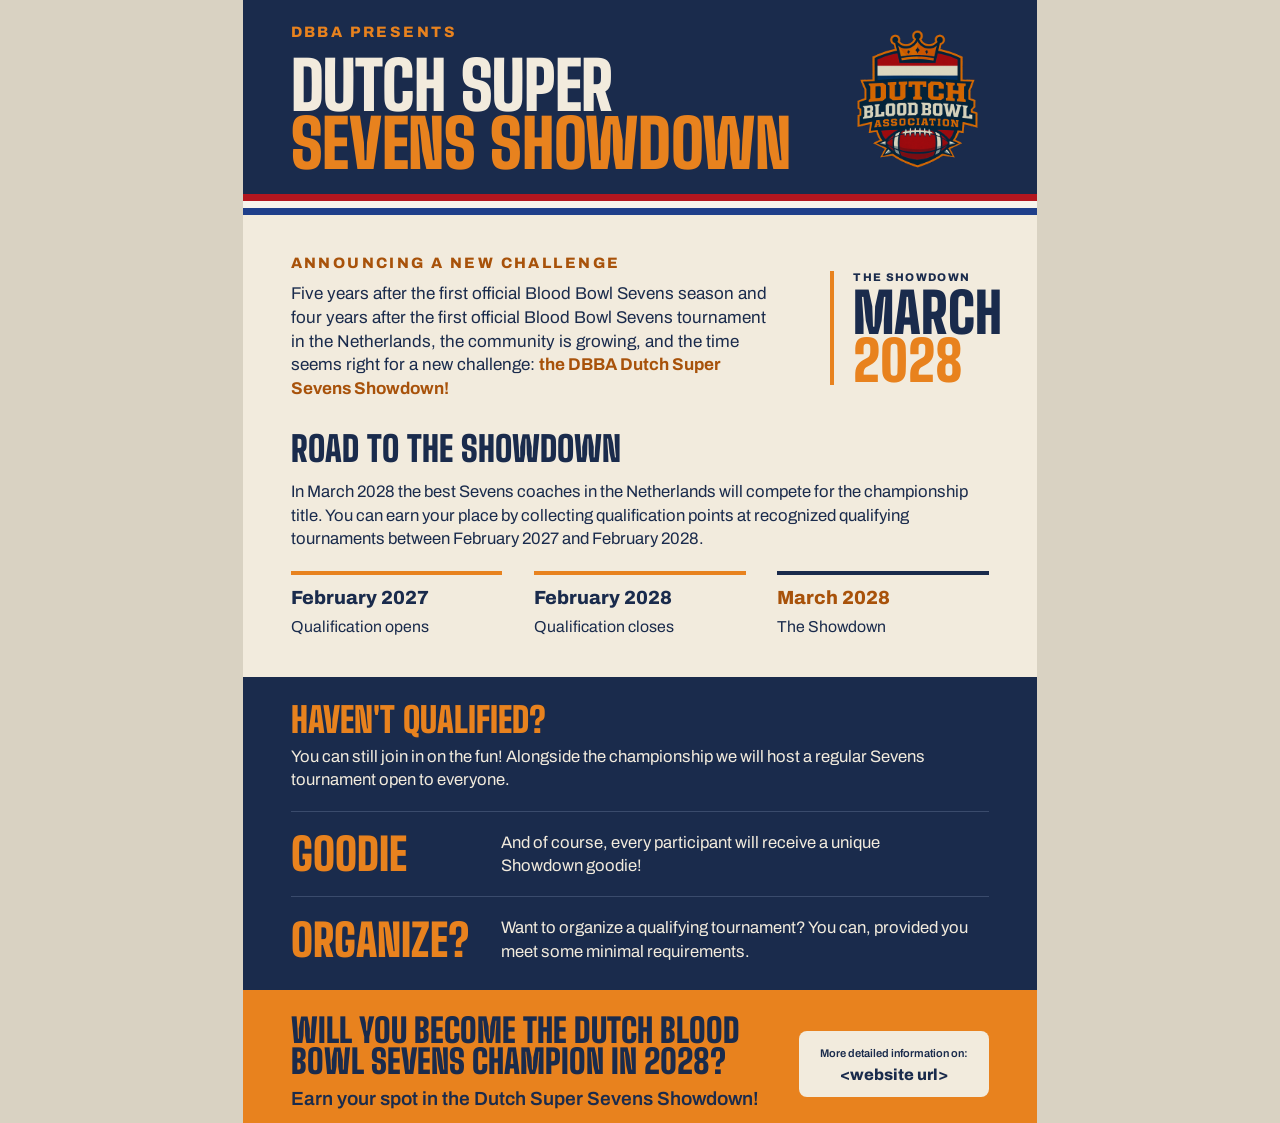
<file: showdown-flyer.html>
<!DOCTYPE html>
<html lang="en">
<head>
<meta charset="utf-8">
<meta name="viewport" content="width=device-width, initial-scale=1">
<title>DBBA Dutch Super Sevens Showdown</title>
<link rel="preconnect" href="https://fonts.googleapis.com">
<link rel="preconnect" href="https://fonts.gstatic.com" crossorigin>
<link href="https://fonts.googleapis.com/css2?family=Archivo:wght@400;600;800&family=Big+Shoulders+Display:wght@700;900&display=swap" rel="stylesheet">
<style>
  @page{size:210mm 297mm;margin:0;}
  *{box-sizing:border-box;}
  html,body{margin:0;background:#D9D2C2;}
  body{-webkit-print-color-adjust:exact;print-color-adjust:exact;}
  @media print{html,body{background:#F2EBDD;}}

  /* A4 sheet; every size below is in cqw (% of sheet width), as in qualifier-flyer.html */
  .sheet{
    container-type:inline-size;
    width:210mm;height:297mm;margin:0 auto;overflow:hidden;
    background:#F2EBDD;color:#1A2B4C;
    font-family:Archivo,sans-serif;
  }
  .page{height:100%;display:flex;flex-direction:column;padding:0 6cqw;}
  .full{margin-inline:-6cqw;}
  .display{font-family:'Big Shoulders Display',sans-serif;font-weight:900;text-transform:uppercase;}
  .eyebrow{font-weight:800;font-size:1.9cqw;letter-spacing:.16em;text-transform:uppercase;}
  p{margin:0;text-wrap:pretty;}
  h1,h2{margin:0;}
  .diamond{flex:none;width:1.3cqw;height:1.3cqw;background:#E8821E;transform:rotate(45deg);}
</style>
</head>
<body>
<div class="sheet">
<div class="page">

  <!-- header band -->
  <div class="full" style="background:#1A2B4C;color:#F2EBDD;padding:3cqw 6cqw 2.6cqw;display:grid;grid-template-columns:minmax(0,1fr) 18cqw;gap:3cqw;align-items:center">
    <div style="display:flex;flex-direction:column;gap:2cqw">
      <div class="eyebrow" style="color:#E8821E">DBBA presents</div>
      <h1 class="display" style="font-size:8.4cqw;line-height:.88;letter-spacing:-.005em"><span style="color:#F2EBDD">Dutch Super</span><br><span style="color:#E8821E">Sevens Showdown</span></h1>
    </div>
    <img src="dbba-logo.png" alt="Dutch Blood Bowl Association" style="width:18cqw;height:18cqw;object-fit:contain;display:block">
  </div>
  <div class="full" style="display:flex;flex-direction:column">
    <div style="height:.9cqw;background:#B3161F"></div>
    <div style="height:.9cqw;background:#F7F4EC"></div>
    <div style="height:.9cqw;background:#1F3F8A"></div>
  </div>

  <!-- the announcement -->
  <div style="margin-top:auto;padding-top:5cqw;display:grid;grid-template-columns:minmax(0,1fr) 20cqw;gap:5cqw;align-items:center">
    <div style="display:flex;flex-direction:column;gap:1.4cqw">
      <div class="eyebrow" style="color:#A8520A">Announcing a new challenge</div>
      <p style="font-size:2.15cqw;line-height:1.4">Five years after the first official Blood Bowl Sevens season and four years after the first official Blood Bowl Sevens tournament in the Netherlands, the community is growing, and the time seems right for a new challenge: <strong style="color:#A8520A">the DBBA Dutch Super Sevens Showdown!</strong></p>
    </div>
    <div style="display:flex;flex-direction:column;gap:.8cqw;border-left:.6cqw solid #E8821E;padding-left:2.4cqw">
      <div class="eyebrow" style="font-size:1.4cqw;letter-spacing:.12em">The Showdown</div>
      <div class="display" style="font-size:7cqw;line-height:.86">March<br><span style="color:#E8821E">2028</span></div>
    </div>
  </div>

  <!-- road to the showdown -->
  <div style="margin-top:auto;padding:4cqw 0 5cqw;display:flex;flex-direction:column;gap:2cqw">
    <div class="display" style="font-size:4.4cqw;line-height:.9">Road to the Showdown</div>
    <p style="font-size:2.1cqw;line-height:1.4;max-width:88cqw">In March 2028 the best Sevens coaches in the Netherlands will compete for the championship title. You can earn your place by collecting qualification points at recognized qualifying tournaments between February 2027 and February 2028.</p>
    <div style="display:grid;grid-template-columns:repeat(3,minmax(0,1fr));gap:4cqw;margin-top:.6cqw">
      <div style="border-top:.6cqw solid #E8821E;padding-top:1.6cqw;display:flex;flex-direction:column;gap:.8cqw"><div style="font-weight:800;font-size:2.4cqw;line-height:1.2">February 2027</div><div style="font-size:2cqw;line-height:1.3">Qualification opens</div></div>
      <div style="border-top:.6cqw solid #E8821E;padding-top:1.6cqw;display:flex;flex-direction:column;gap:.8cqw"><div style="font-weight:800;font-size:2.4cqw;line-height:1.2">February 2028</div><div style="font-size:2cqw;line-height:1.3">Qualification closes</div></div>
      <div style="border-top:.6cqw solid #1A2B4C;padding-top:1.6cqw;display:flex;flex-direction:column;gap:.8cqw"><div style="font-weight:800;font-size:2.4cqw;line-height:1.2;color:#A8520A">March 2028</div><div style="font-size:2cqw;line-height:1.3">The Showdown</div></div>
    </div>
  </div>

  <!-- everyone welcome / organize -->
  <div class="full" style="margin-top:auto;background:#1A2B4C;color:#F2EBDD;padding:3.4cqw 6cqw;display:flex;flex-direction:column;gap:2.4cqw">
    <div style="display:flex;flex-direction:column;gap:1.2cqw">
      <div class="display" style="font-size:4.4cqw;line-height:.9;color:#E8821E">Haven't qualified?</div>
      <p style="font-size:2.1cqw;line-height:1.4">You can still join in on the fun! Alongside the championship we will host a regular Sevens tournament open to everyone.</p>
    </div>
    <div style="border-top:.25cqw solid #3A4B6C;padding-top:2.4cqw;display:grid;grid-template-columns:23cqw minmax(0,1fr);gap:3.5cqw;align-items:center">
      <div class="display" style="font-size:5.6cqw;line-height:.85;color:#E8821E">Goodie</div>
      <p style="font-size:2.1cqw;line-height:1.4">And of course, every participant will receive a unique Showdown goodie!</p>
    </div>
    <div style="border-top:.25cqw solid #3A4B6C;padding-top:2.4cqw;display:grid;grid-template-columns:23cqw minmax(0,1fr);gap:3.5cqw;align-items:center">
      <div class="display" style="font-size:5.6cqw;line-height:.85;color:#E8821E">Organize?</div>
      <p style="font-size:2.1cqw;line-height:1.4">Want to organize a qualifying tournament? You can, provided you meet some minimal requirements.</p>
    </div>
  </div>

  <!-- closing call -->
  <div class="full" style="background:#E8821E;color:#1A2B4C;padding:3.2cqw 6cqw;display:grid;grid-template-columns:minmax(0,1fr) 24cqw;gap:4cqw;align-items:center">
    <div style="display:flex;flex-direction:column;gap:1.2cqw">
      <div class="display" style="font-size:4.2cqw;line-height:.92">Will you become the Dutch Blood Bowl Sevens Champion in 2028?</div>
      <p style="font-size:2.4cqw;font-weight:600;line-height:1.4">Earn your spot in the Dutch Super Sevens Showdown!</p>
    </div>
    <div style="background:#F2EBDD;border-radius:1cqw;padding:1.8cqw 1.4cqw;display:flex;flex-direction:column;gap:.7cqw;text-align:center">
      <div style="font-size:1.4cqw;font-weight:600;line-height:1.3;white-space:nowrap">More detailed information on:</div>
      <div style="font-size:2cqw;font-weight:800;color:#1A2B4C;word-break:break-all">&lt;website url&gt;</div>
    </div>
  </div>

</div>
</div>
</body>
</html>
</file>
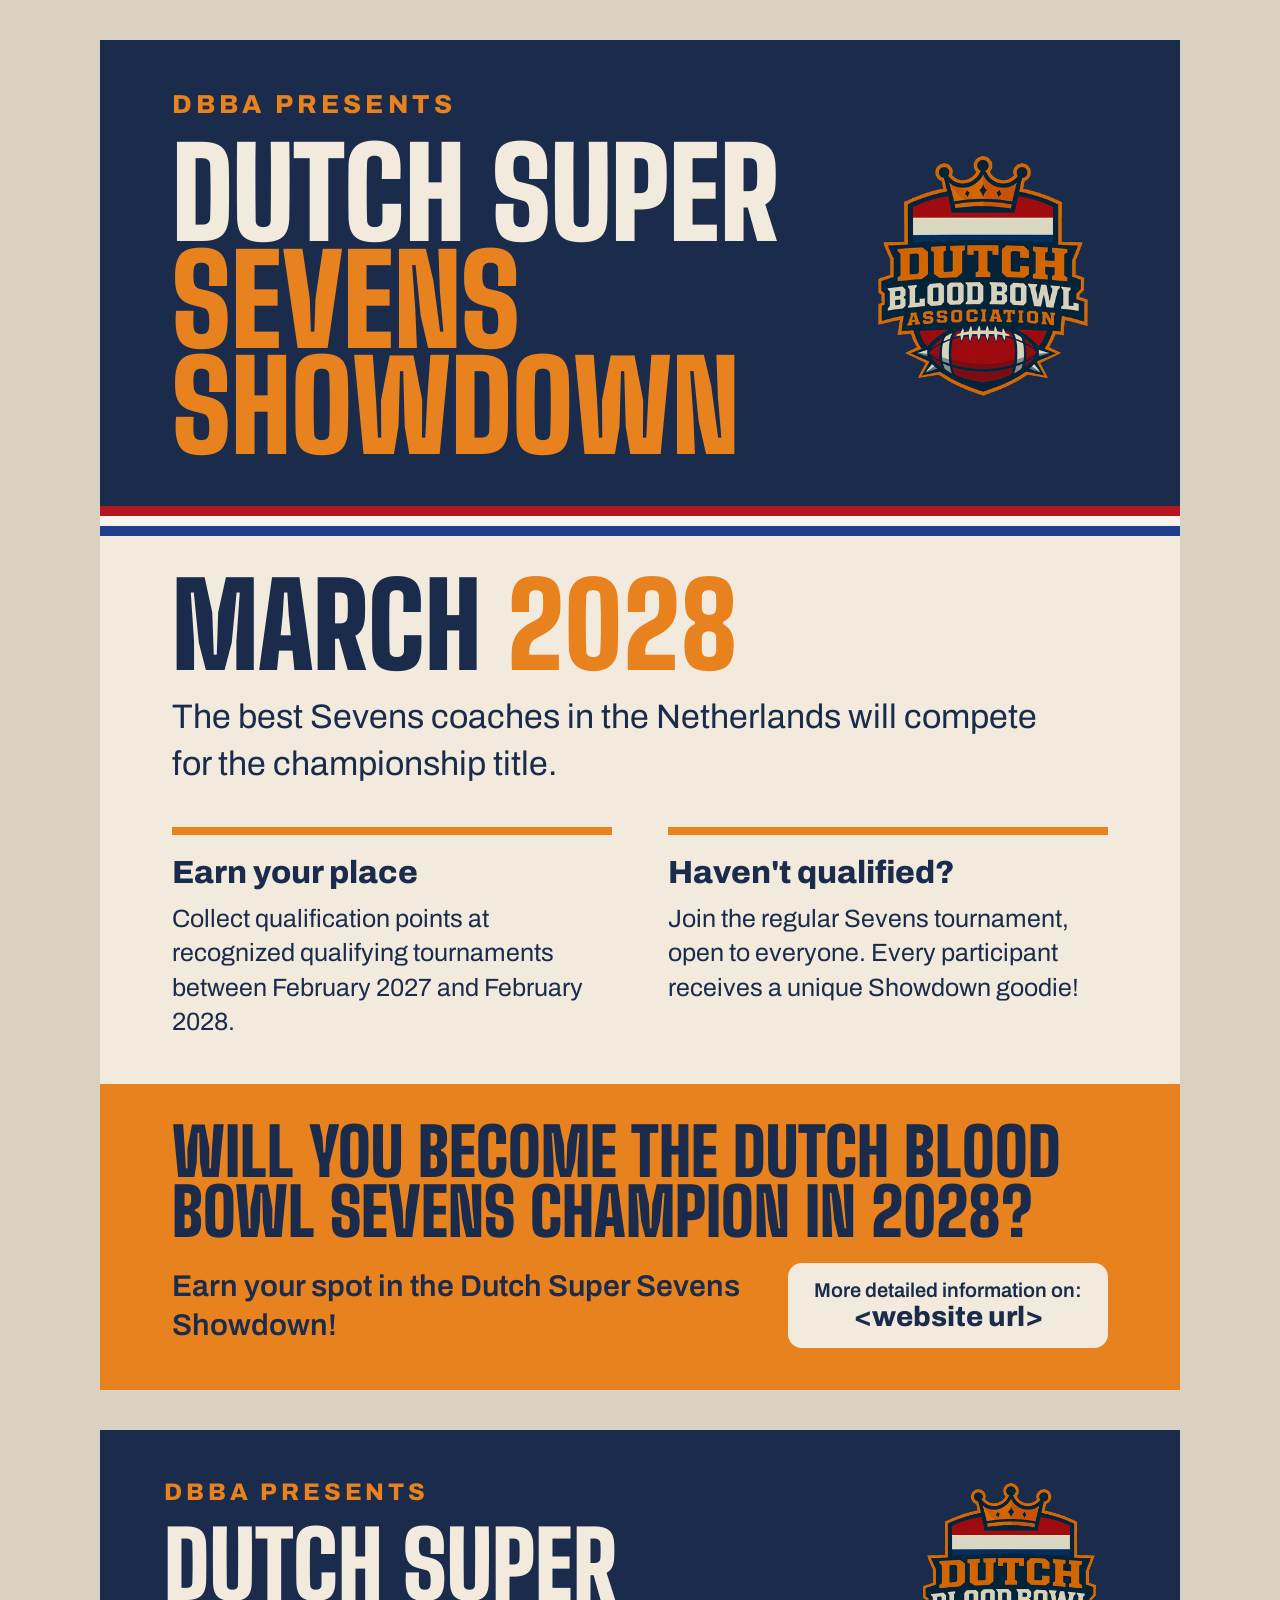
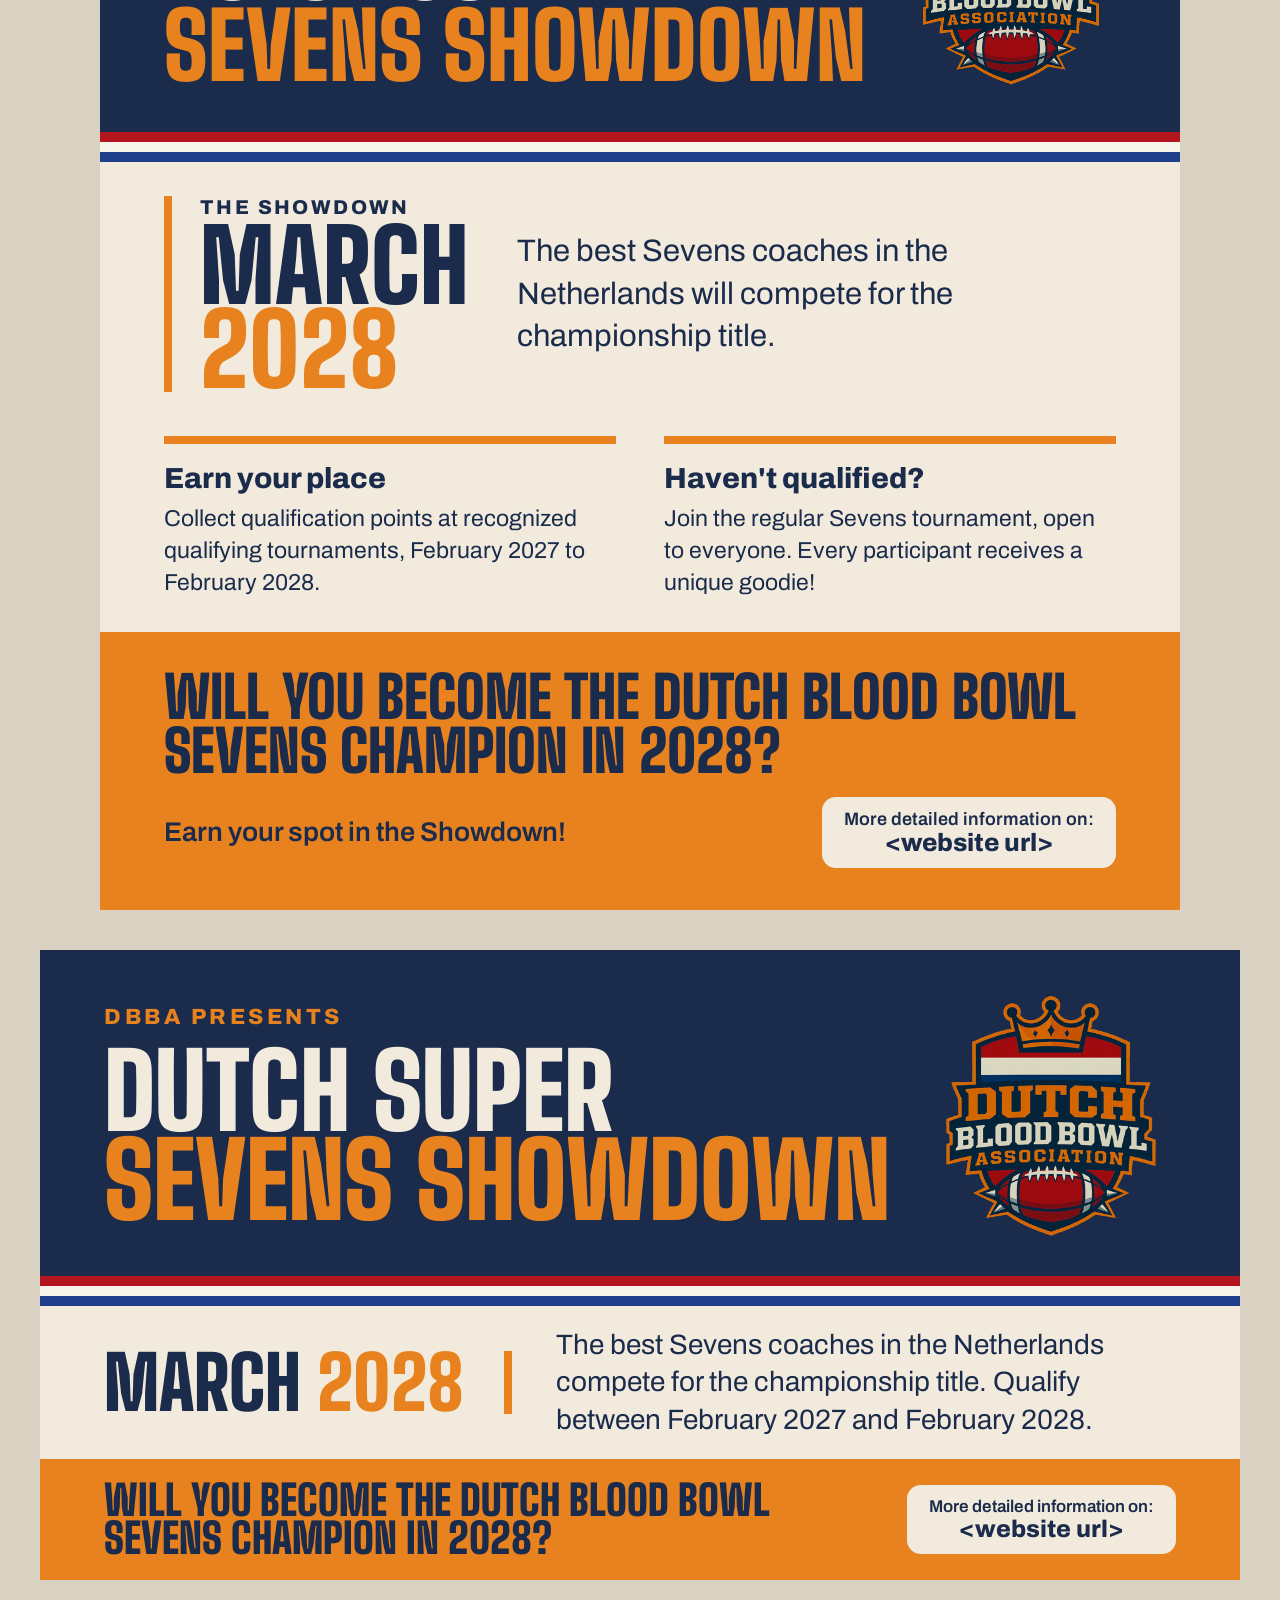
<file: showdown-social.html>
<!DOCTYPE html>
<html lang="en">
<head>
<meta charset="utf-8">
<meta name="viewport" content="width=device-width, initial-scale=1">
<title>DBBA Dutch Super Sevens Showdown – social posts</title>
<link rel="preconnect" href="https://fonts.googleapis.com">
<link rel="preconnect" href="https://fonts.gstatic.com" crossorigin>
<link href="https://fonts.googleapis.com/css2?family=Archivo:wght@400;600;800&family=Big+Shoulders+Display:wght@700;900&display=swap" rel="stylesheet">
<style>
  /* Three social artboards. Open the file to see all of them, or add #portrait, #square or #wide to the URL for just one. */
  *{box-sizing:border-box;}
  html,body{margin:0;background:#D9D2C2;}
  body{-webkit-print-color-adjust:exact;print-color-adjust:exact;}
  .post{margin:40px auto;overflow:hidden;background:#F2EBDD;color:#1A2B4C;font-family:Archivo,sans-serif;display:flex;flex-direction:column;}
  body.single .post{margin:0;}
  p,h1,h2{margin:0;}
  .display{font-family:'Big Shoulders Display',sans-serif;font-weight:900;text-transform:uppercase;}
  .eyebrow{font-weight:800;letter-spacing:.16em;text-transform:uppercase;}
  .navy{background:#1A2B4C;color:#F2EBDD;}
  .orange{background:#E8821E;color:#1A2B4C;}
  .or{color:#E8821E;} .cream{color:#F2EBDD;} .dk{color:#A8520A;}
  .flag{display:flex;flex-direction:column;flex:none;}
  .flag i{display:block;height:10px;}
  .flag i:nth-child(1){background:#B3161F;} .flag i:nth-child(2){background:#F7F4EC;} .flag i:nth-child(3){background:#1F3F8A;}
  .urlbox{background:#F2EBDD;color:#1A2B4C;border-radius:14px;text-align:center;flex:none;}
  .urlbox small{display:block;font-weight:600;}
  .urlbox b{display:block;font-weight:800;}
  .col{border-top:8px solid #E8821E;display:flex;flex-direction:column;}
  .col .l{font-weight:800;line-height:1.15;}
  .col .t{line-height:1.38;}
</style>
</head>
<body>

<!-- ============ Instagram / Facebook feed, portrait 1080x1350 ============ -->
<section class="post" id="portrait" style="width:1080px;height:1350px">
  <div class="navy" style="padding:50px 72px 46px;display:grid;grid-template-columns:minmax(0,1fr) 250px;gap:36px;align-items:center">
    <div style="display:flex;flex-direction:column;gap:22px">
      <div class="eyebrow or" style="font-size:26px">DBBA presents</div>
      <h1 class="display" style="font-size:124px;line-height:.86"><span class="cream">Dutch Super</span><br><span class="or">Sevens</span><br><span class="or">Showdown</span></h1>
    </div>
    <img src="dbba-logo.png" alt="Dutch Blood Bowl Association" style="width:250px;height:250px;object-fit:contain;display:block">
  </div>
  <div class="flag"><i></i><i></i><i></i></div>

  <div style="flex:1;padding:40px 72px 0;display:flex;flex-direction:column;justify-content:space-between">
    <div style="display:flex;flex-direction:column;gap:18px">
      <div class="display" style="font-size:116px;line-height:.86"><span>March</span> <span class="or">2028</span></div>
      <p style="font-size:34px;line-height:1.38;max-width:900px">The best Sevens coaches in the Netherlands will compete for the championship title.</p>
    </div>
    <div style="display:grid;grid-template-columns:1fr 1fr;gap:56px;padding-bottom:44px">
      <div class="col" style="padding-top:20px;gap:10px"><div class="l" style="font-size:32px">Earn your place</div><div class="t" style="font-size:25px">Collect qualification points at recognized qualifying tournaments between February 2027 and February 2028.</div></div>
      <div class="col" style="padding-top:20px;gap:10px"><div class="l" style="font-size:32px">Haven't qualified?</div><div class="t" style="font-size:25px">Join the regular Sevens tournament, open to everyone. Every participant receives a unique Showdown goodie!</div></div>
    </div>
  </div>

  <div class="orange" style="padding:38px 72px 42px;display:flex;flex-direction:column;gap:20px">
    <div class="display" style="font-size:66px;line-height:.92">Will you become the Dutch Blood Bowl Sevens Champion in 2028?</div>
    <div style="display:flex;align-items:center;justify-content:space-between;gap:30px">
      <p style="font-size:30px;font-weight:600;line-height:1.3">Earn your spot in the Dutch Super Sevens Showdown!</p>
      <div class="urlbox" style="padding:16px 26px"><small style="font-size:20px">More detailed information on:</small><b style="font-size:28px">&lt;website url&gt;</b></div>
    </div>
  </div>
</section>

<!-- ============ Instagram / Facebook feed, square 1080x1080 ============ -->
<section class="post" id="square" style="width:1080px;height:1080px">
  <div class="navy" style="padding:48px 64px 44px;display:grid;grid-template-columns:minmax(0,1fr) 210px;gap:28px;align-items:center">
    <div style="display:flex;flex-direction:column;gap:20px">
      <div class="eyebrow or" style="font-size:24px">DBBA presents</div>
      <h1 class="display" style="font-size:92px;line-height:.88"><span class="cream">Dutch Super</span><br><span class="or">Sevens Showdown</span></h1>
    </div>
    <img src="dbba-logo.png" alt="Dutch Blood Bowl Association" style="width:210px;height:210px;object-fit:contain;display:block">
  </div>
  <div class="flag"><i></i><i></i><i></i></div>

  <div style="flex:1;padding:34px 64px 0;display:flex;flex-direction:column;justify-content:space-between">
    <div style="display:grid;grid-template-columns:auto minmax(0,1fr);gap:48px;align-items:center">
      <div style="border-left:8px solid #E8821E;padding-left:28px">
        <div class="eyebrow" style="font-size:20px;letter-spacing:.12em;margin-bottom:6px">The Showdown</div>
        <div class="display" style="font-size:100px;line-height:.84">March<br><span class="or">2028</span></div>
      </div>
      <p style="font-size:31px;line-height:1.38">The best Sevens coaches in the Netherlands will compete for the championship title.</p>
    </div>
    <div style="display:grid;grid-template-columns:1fr 1fr;gap:48px;padding-bottom:34px">
      <div class="col" style="padding-top:18px;gap:8px"><div class="l" style="font-size:29px">Earn your place</div><div class="t" style="font-size:23px">Collect qualification points at recognized qualifying tournaments, February 2027 to February 2028.</div></div>
      <div class="col" style="padding-top:18px;gap:8px"><div class="l" style="font-size:29px">Haven't qualified?</div><div class="t" style="font-size:23px">Join the regular Sevens tournament, open to everyone. Every participant receives a unique goodie!</div></div>
    </div>
  </div>

  <div class="orange" style="padding:38px 64px 42px;display:flex;flex-direction:column;gap:20px">
    <div class="display" style="font-size:58px;line-height:.92">Will you become the Dutch Blood Bowl Sevens Champion in 2028?</div>
    <div style="display:flex;align-items:center;justify-content:space-between;gap:30px">
      <p style="font-size:27px;font-weight:600;line-height:1.3">Earn your spot in the Showdown!</p>
      <div class="urlbox" style="padding:12px 22px"><small style="font-size:18px">More detailed information on:</small><b style="font-size:25px">&lt;website url&gt;</b></div>
    </div>
  </div>
</section>

<!-- ============ Facebook wide, 1200x630 ============ -->
<section class="post" id="wide" style="width:1200px;height:630px">
  <div class="navy" style="padding:40px 64px 36px;display:grid;grid-template-columns:minmax(0,1fr) 250px;gap:30px;align-items:center">
    <div style="display:flex;flex-direction:column;gap:18px">
      <div class="eyebrow or" style="font-size:22px">DBBA presents</div>
      <h1 class="display" style="font-size:104px;line-height:.86"><span class="cream">Dutch Super</span><br><span class="or">Sevens Showdown</span></h1>
    </div>
    <img src="dbba-logo.png" alt="Dutch Blood Bowl Association" style="width:250px;height:250px;object-fit:contain;display:block">
  </div>
  <div class="flag"><i></i><i></i><i></i></div>

  <div style="flex:1;padding:0 64px;display:grid;grid-template-columns:auto minmax(0,1fr);gap:44px;align-items:center">
    <div class="display" style="font-size:74px;line-height:.86;border-right:8px solid #E8821E;padding-right:40px">March <span class="or">2028</span></div>
    <p style="font-size:28px;line-height:1.35">The best Sevens coaches in the Netherlands compete for the championship title. Qualify between February 2027 and February 2028.</p>
  </div>

  <div class="orange" style="padding:22px 64px;display:grid;grid-template-columns:minmax(0,1fr) auto;gap:30px;align-items:center">
    <div class="display" style="font-size:42px;line-height:.92">Will you become the Dutch Blood Bowl Sevens Champion in 2028?</div>
    <div class="urlbox" style="padding:12px 22px"><small style="font-size:17px">More detailed information on:</small><b style="font-size:24px">&lt;website url&gt;</b></div>
  </div>
</section>

<script>
  var h = location.hash.slice(1);
  if (h && document.getElementById(h)) {
    document.body.classList.add('single');
    document.querySelectorAll('.post').forEach(function (p) { if (p.id !== h) p.style.display = 'none'; });
  }
</script>
</body>
</html>
</file>
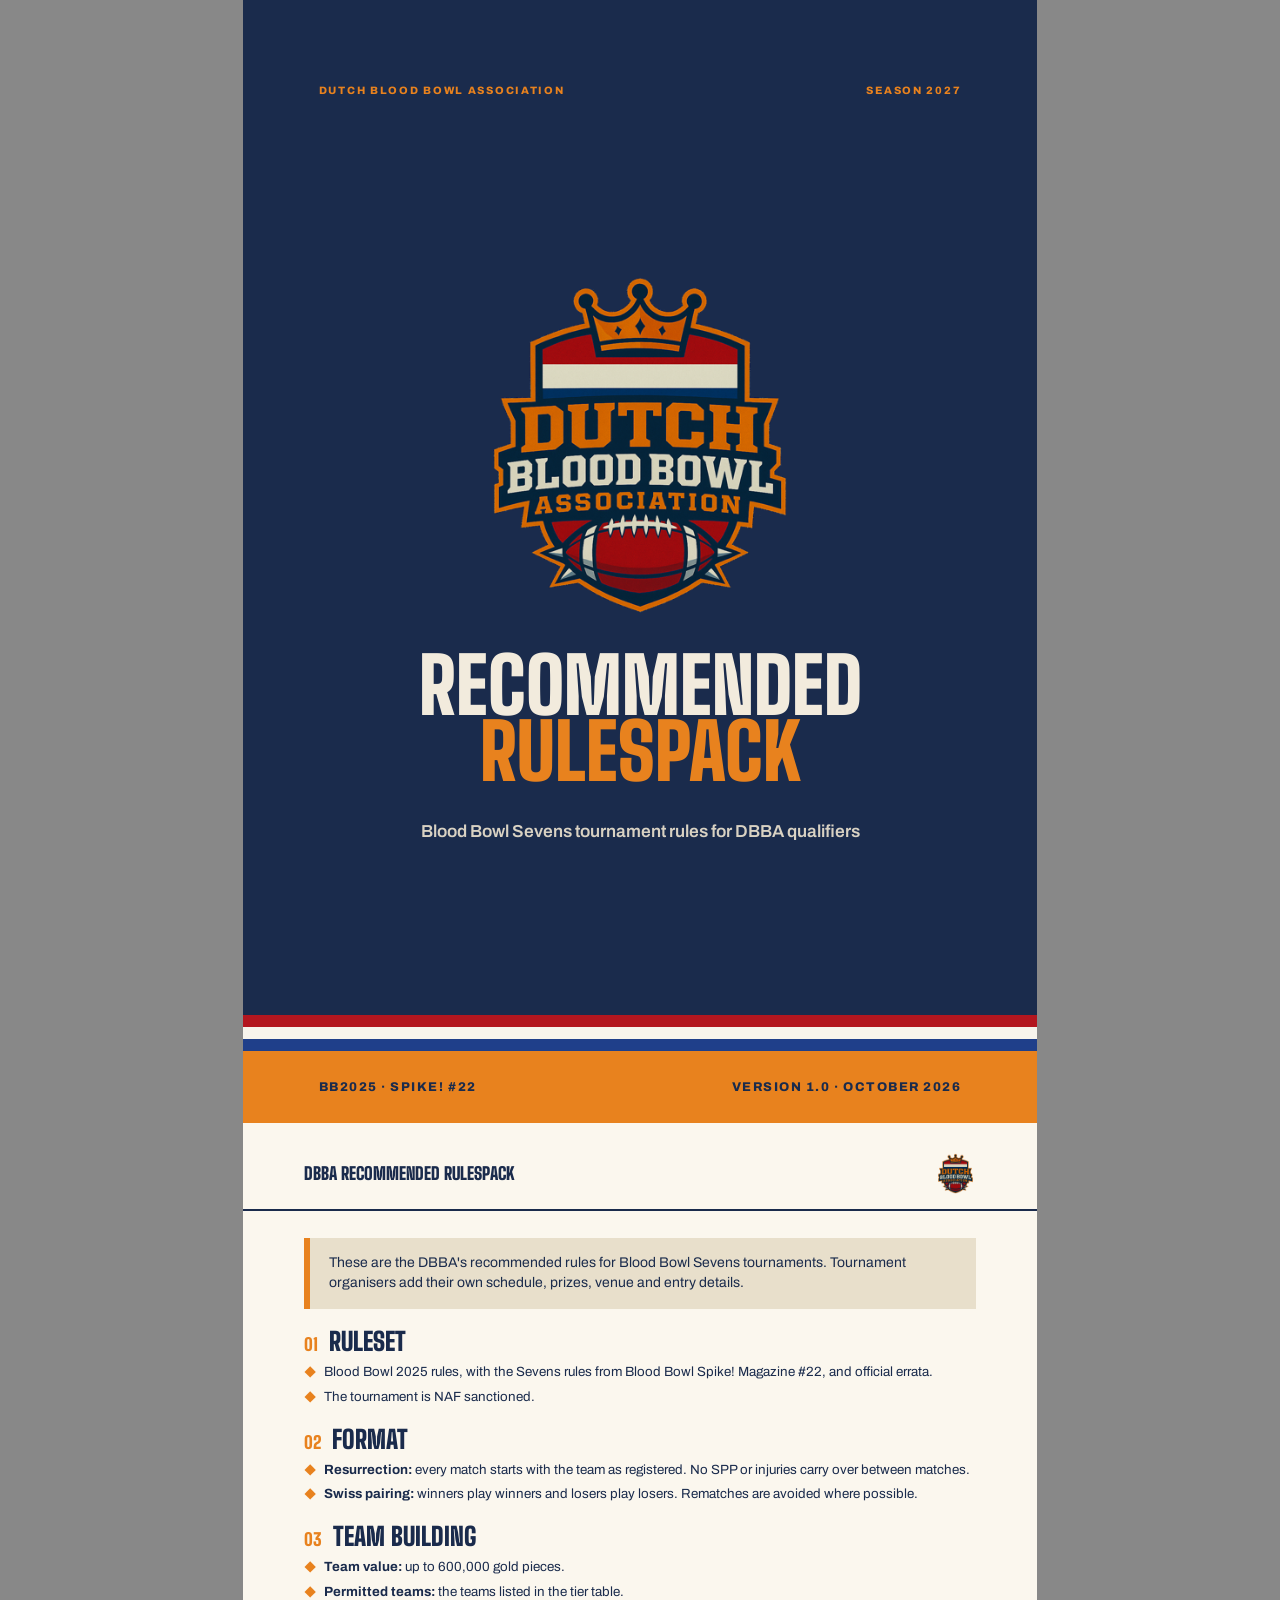
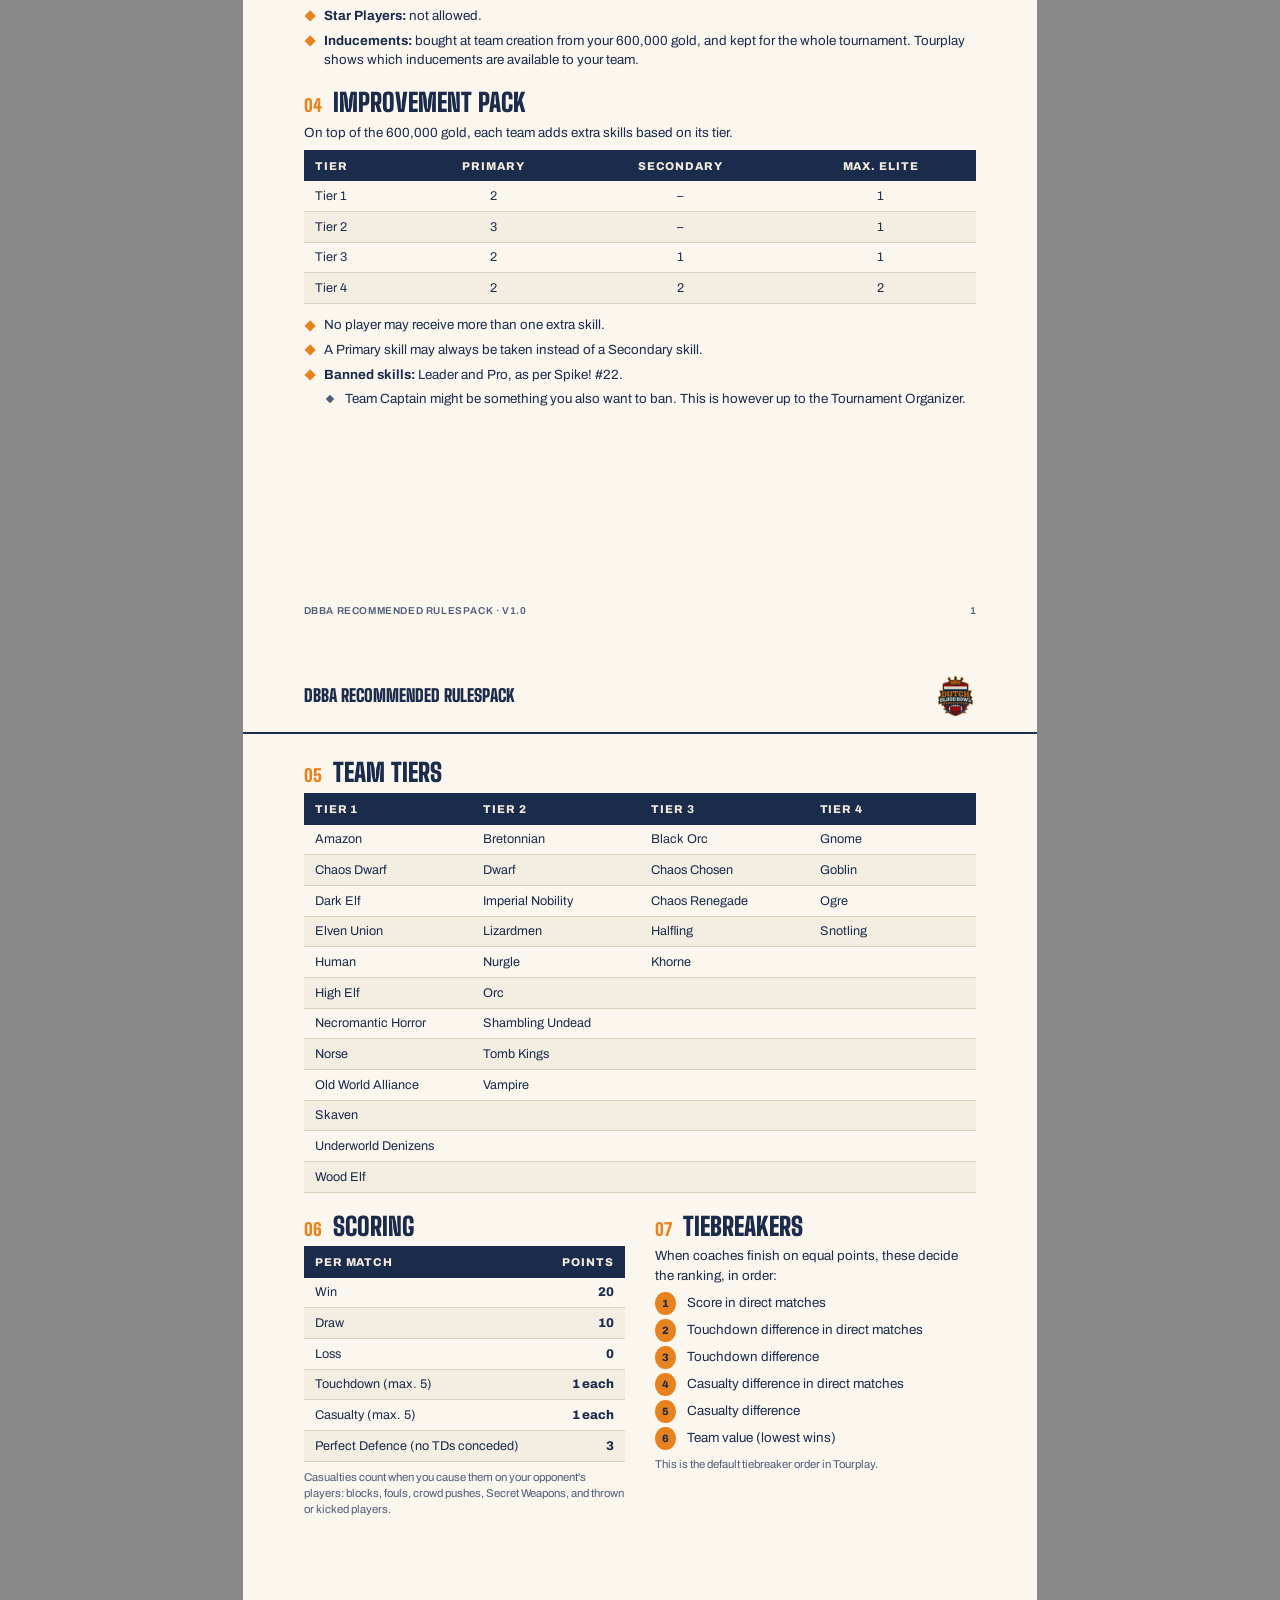
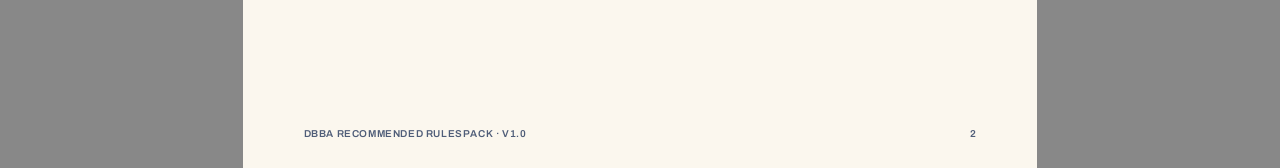
<file: rulespack/rulespack.html>
<!doctype html>
<html lang="en">
<head>
<meta charset="utf-8">
<title>DBBA Recommended Rulespack</title>
<link rel="preconnect" href="https://fonts.googleapis.com">
<link href="https://fonts.googleapis.com/css2?family=Archivo:wght@400;600;800&family=Big+Shoulders+Display:wght@700;900&display=block" rel="stylesheet">
<style>
/* Palette and type follow the DBBA qualifier flyer */
:root{
  --navy:#1A2B4C;
  --cream:#F2EBDD;
  --paper:#FBF7EE;
  --orange:#E8821E;
  --orange-ink:#A8520A;
  --muted:#4F5D78;
  --border:#DCD1BC;
  --chip:#E8DFCB;
  --flag-red:#B3161F;
  --flag-white:#F7F4EC;
  --flag-blue:#1F3F8A;
}
@page{size:A4;margin:0;}
*{box-sizing:border-box;}
html,body{margin:0;padding:0;}
body{
  background:#888;
  color:var(--navy);
  font-family:'Archivo',Arial,sans-serif;
  font-size:10pt;
  line-height:1.45;
  -webkit-print-color-adjust:exact;
  print-color-adjust:exact;
}
.page{
  width:210mm;height:297mm;
  background:var(--paper);
  position:relative;
  overflow:hidden;
  page-break-after:always;
  display:flex;flex-direction:column;
}
.page:last-child{page-break-after:auto;}
@media screen{ .page{margin:0 auto 0;} }

.display{font-family:'Big Shoulders Display','Arial Black',sans-serif;font-weight:900;text-transform:uppercase;line-height:0.86;}
.kicker{font-weight:800;font-size:8pt;letter-spacing:0.16em;text-transform:uppercase;color:var(--orange);}
.flag{display:flex;flex-direction:column;}
.flag div{height:3.2mm;}
.flag .r{background:var(--flag-red);} .flag .w{background:var(--flag-white);} .flag .b{background:var(--flag-blue);}

/* ---------- Cover ---------- */
.cover{background:var(--navy);color:var(--cream);}
.cover-top{padding:22mm 20mm 0;display:flex;justify-content:space-between;align-items:flex-start;}
.cover-body{flex:1;display:flex;flex-direction:column;align-items:center;justify-content:center;text-align:center;padding:0 20mm;gap:9mm;}
.cover-body img{width:92mm;height:92mm;object-fit:contain;}
.cover h1{margin:0;font-size:58pt;}
.cover h1 .o{color:var(--orange);}
.cover .sub{font-size:13pt;font-weight:600;max-width:130mm;color:#D9D2C3;}
.cover-foot{background:var(--orange);color:var(--navy);padding:7mm 20mm;display:flex;justify-content:space-between;align-items:center;font-weight:800;font-size:9.5pt;letter-spacing:0.12em;text-transform:uppercase;}

/* ---------- Content pages ---------- */
.runhead{display:flex;justify-content:space-between;align-items:center;padding:8mm 16mm 4mm;border-bottom:0.6mm solid var(--navy);margin:0 0 0;}
.runhead .t{font-family:'Big Shoulders Display','Arial Black',sans-serif;font-weight:900;font-size:13pt;text-transform:uppercase;}
.runhead img{width:11mm;height:11mm;object-fit:contain;}
.content{flex:1;padding:7mm 16mm 0;display:flex;flex-direction:column;gap:5.5mm;}
.foot{padding:5mm 16mm 7mm;display:flex;justify-content:space-between;font-size:7.5pt;color:var(--muted);letter-spacing:0.06em;text-transform:uppercase;font-weight:600;}

section h2{margin:0 0 2.2mm;font-family:'Big Shoulders Display','Arial Black',sans-serif;font-weight:900;font-size:19pt;line-height:0.95;text-transform:uppercase;display:flex;align-items:baseline;gap:3mm;}
section h2 .n{color:var(--orange);font-size:13pt;}
section p{margin:0 0 2mm;}
.intro{font-size:10.5pt;padding:4mm 5mm;background:var(--chip);border-left:1.6mm solid var(--orange);}
ul.d{margin:0;padding:0;list-style:none;display:flex;flex-direction:column;gap:1.4mm;}
ul.d li{position:relative;padding-left:5.5mm;}
ul.d.sub{margin-top:1.2mm;}
ul.d.sub li::before{background:var(--muted);width:1.6mm;height:1.6mm;top:1.9mm;}
ul.d li::before{content:"";position:absolute;left:0.6mm;top:1.6mm;width:2.2mm;height:2.2mm;background:var(--orange);transform:rotate(45deg);}
.two{display:grid;grid-template-columns:1fr 1fr;gap:8mm;}

table{border-collapse:collapse;width:100%;font-size:9.5pt;}
th{background:var(--navy);color:var(--cream);text-align:left;font-weight:800;font-size:8.5pt;letter-spacing:0.08em;text-transform:uppercase;padding:2mm 3mm;}
td{padding:1.5mm 3mm;border-bottom:0.3mm solid var(--border);}
tbody tr:nth-child(even) td{background:#F4EEE2;}
td.c,th.c{text-align:center;}
td.pts{font-weight:800;text-align:right;white-space:nowrap;}
.tiers td{width:25%;}
.note{font-size:8.5pt;color:var(--muted);margin-top:1.8mm;}
ol.tb{margin:0;padding:0;list-style:none;counter-reset:tb;display:flex;flex-direction:column;gap:1.3mm;}
ol.tb li{counter-increment:tb;display:flex;gap:3mm;align-items:center;min-height:5.5mm;line-height:1.25;}
ol.tb li::before{content:counter(tb);flex:none;width:5.5mm;height:5.5mm;border-radius:50%;background:var(--orange);color:var(--navy);font-weight:800;font-size:8pt;line-height:5.5mm;padding-top:0.35mm;text-align:center;font-variant-numeric:tabular-nums;}

</style>
</head>
<body>

<!-- Cover -->
<section class="page cover">
  <div class="cover-top">
    <div class="kicker">Dutch Blood Bowl Association</div>
    <div class="kicker">Season 2027</div>
  </div>
  <div class="cover-body">
    <img src="../dbba-logo.png" alt="Dutch Blood Bowl Association">
    <h1 class="display">Recommended<br><span class="o">Rulespack</span></h1>
    <div class="sub">Blood Bowl Sevens tournament rules for DBBA qualifiers</div>
  </div>
  <div class="flag"><div class="r"></div><div class="w"></div><div class="b"></div></div>
  <div class="cover-foot"><span>BB2025 · Spike! #22</span><span>Version 1.0 · October 2026</span></div>
</section>

<!-- Page 1 -->
<section class="page">
  <div class="runhead"><span class="t">DBBA Recommended Rulespack</span><img src="../dbba-logo.png" alt=""></div>

  <div class="content">
    <div class="intro">These are the DBBA's recommended rules for Blood Bowl Sevens tournaments. Tournament organisers add their own schedule, prizes, venue and entry details.</div>

    <section>
      <h2><span class="n">01</span>Ruleset</h2>
      <ul class="d">
        <li>Blood Bowl 2025 rules, with the Sevens rules from Blood Bowl Spike! Magazine #22, and official errata.</li>
        <li>The tournament is NAF sanctioned.</li>
      </ul>
    </section>

    <section>
      <h2><span class="n">02</span>Format</h2>
      <ul class="d">
        <li><strong>Resurrection:</strong> every match starts with the team as registered. No SPP or injuries carry over between matches.</li>
        <li><strong>Swiss pairing:</strong> winners play winners and losers play losers. Rematches are avoided where possible.</li>
      </ul>
    </section>

    <section>
      <h2><span class="n">03</span>Team building</h2>
      <ul class="d">
        <li><strong>Team value:</strong> up to 600,000 gold pieces.</li>
        <li><strong>Permitted teams:</strong> the teams listed in the tier table.</li>
        <li><strong>Star Players:</strong> not allowed.</li>
        <li><strong>Inducements:</strong> bought at team creation from your 600,000 gold, and kept for the whole tournament. Tourplay shows which inducements are available to your team.</li>
      </ul>
    </section>

    <section>
      <h2><span class="n">04</span>Improvement pack</h2>
      <p>On top of the 600,000 gold, each team adds extra skills based on its tier.</p>
      <table>
        <thead><tr><th>Tier</th><th class="c">Primary</th><th class="c">Secondary</th><th class="c">Max. Elite</th></tr></thead>
        <tbody>
          <tr><td>Tier 1</td><td class="c">2</td><td class="c">–</td><td class="c">1</td></tr>
          <tr><td>Tier 2</td><td class="c">3</td><td class="c">–</td><td class="c">1</td></tr>
          <tr><td>Tier 3</td><td class="c">2</td><td class="c">1</td><td class="c">1</td></tr>
          <tr><td>Tier 4</td><td class="c">2</td><td class="c">2</td><td class="c">2</td></tr>
        </tbody>
      </table>
      <ul class="d" style="margin-top:3mm">
        <li>No player may receive more than one extra skill.</li>
        <li>A Primary skill may always be taken instead of a Secondary skill.</li>
        <li><strong>Banned skills:</strong> Leader and Pro, as per Spike! #22.
          <ul class="d sub"><li>Team Captain might be something you also want to ban. This is however up to the Tournament Organizer.</li></ul>
        </li>
      </ul>
    </section>
  </div>
  <div class="foot"><span>DBBA Recommended Rulespack · v1.0</span><span>1</span></div>
</section>

<!-- Page 2 -->
<section class="page">
  <div class="runhead"><span class="t">DBBA Recommended Rulespack</span><img src="../dbba-logo.png" alt=""></div>
  <div class="content">
    <section>
      <h2><span class="n">05</span>Team tiers</h2>
      <table class="tiers">
        <thead><tr><th>Tier 1</th><th>Tier 2</th><th>Tier 3</th><th>Tier 4</th></tr></thead>
        <tbody>
          <tr><td>Amazon</td><td>Bretonnian</td><td>Black Orc</td><td>Gnome</td></tr>
          <tr><td>Chaos Dwarf</td><td>Dwarf</td><td>Chaos Chosen</td><td>Goblin</td></tr>
          <tr><td>Dark Elf</td><td>Imperial Nobility</td><td>Chaos Renegade</td><td>Ogre</td></tr>
          <tr><td>Elven Union</td><td>Lizardmen</td><td>Halfling</td><td>Snotling</td></tr>
          <tr><td>Human</td><td>Nurgle</td><td>Khorne</td><td></td></tr>
          <tr><td>High Elf</td><td>Orc</td><td></td><td></td></tr>
          <tr><td>Necromantic Horror</td><td>Shambling Undead</td><td></td><td></td></tr>
          <tr><td>Norse</td><td>Tomb Kings</td><td></td><td></td></tr>
          <tr><td>Old World Alliance</td><td>Vampire</td><td></td><td></td></tr>
          <tr><td>Skaven</td><td></td><td></td><td></td></tr>
          <tr><td>Underworld Denizens</td><td></td><td></td><td></td></tr>
          <tr><td>Wood Elf</td><td></td><td></td><td></td></tr>
        </tbody>
      </table>
    </section>

    <div class="two">
      <section>
        <h2><span class="n">06</span>Scoring</h2>
        <table>
          <thead><tr><th>Per match</th><th style="text-align:right">Points</th></tr></thead>
          <tbody>
            <tr><td>Win</td><td class="pts">20</td></tr>
            <tr><td>Draw</td><td class="pts">10</td></tr>
            <tr><td>Loss</td><td class="pts">0</td></tr>
            <tr><td>Touchdown (max. 5)</td><td class="pts">1 each</td></tr>
            <tr><td>Casualty (max. 5)</td><td class="pts">1 each</td></tr>
            <tr><td>Perfect Defence (no TDs conceded)</td><td class="pts">3</td></tr>
          </tbody>
        </table>
        <p class="note">Casualties count when you cause them on your opponent's players: blocks, fouls, crowd pushes, Secret Weapons, and thrown or kicked players.</p>
      </section>

      <section>
        <h2><span class="n">07</span>Tiebreakers</h2>
        <p>When coaches finish on equal points, these decide the ranking, in order:</p>
        <ol class="tb">
          <li>Score in direct matches</li>
          <li>Touchdown difference in direct matches</li>
          <li>Touchdown difference</li>
          <li>Casualty difference in direct matches</li>
          <li>Casualty difference</li>
          <li>Team value (lowest wins)</li>
        </ol>
        <p class="note">This is the default tiebreaker order in Tourplay.</p>
      </section>
    </div>
  </div>
  <div class="foot"><span>DBBA Recommended Rulespack · v1.0</span><span>2</span></div>
</section>

</body>
</html>
</file>
